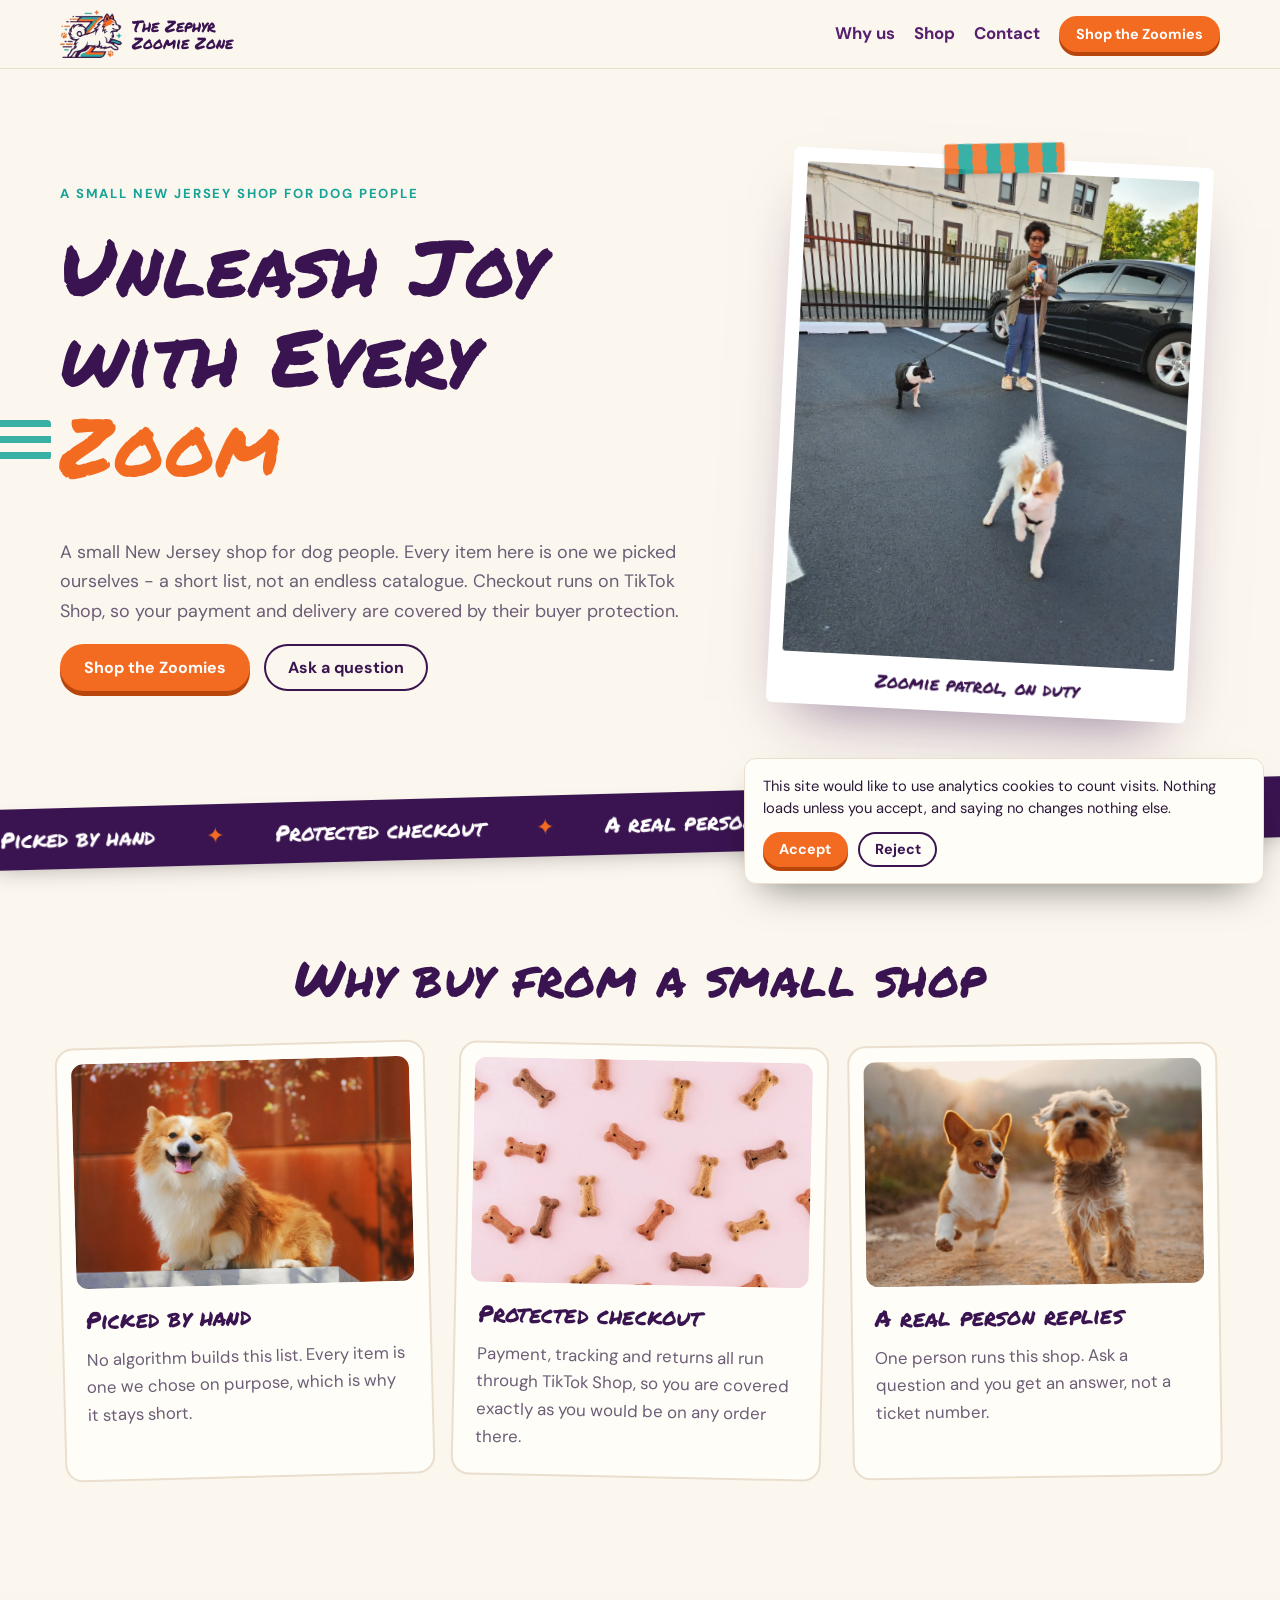
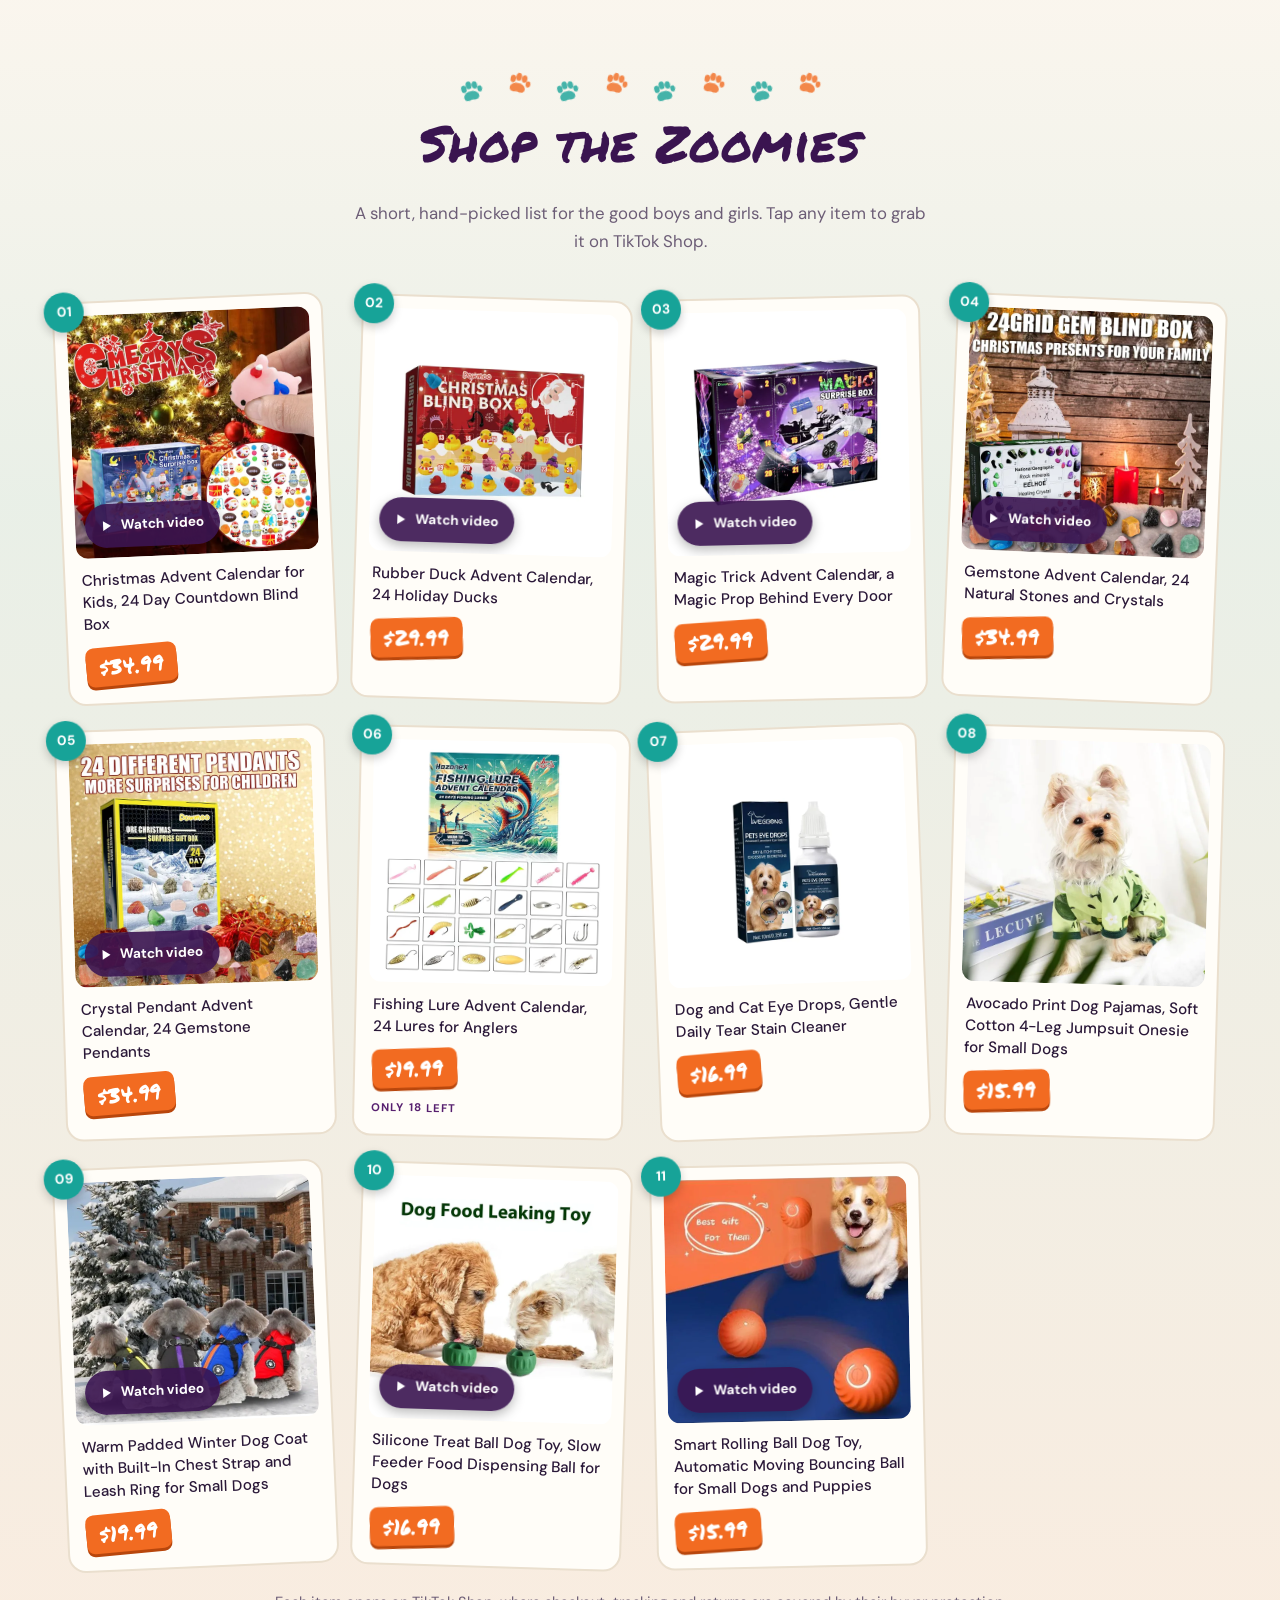
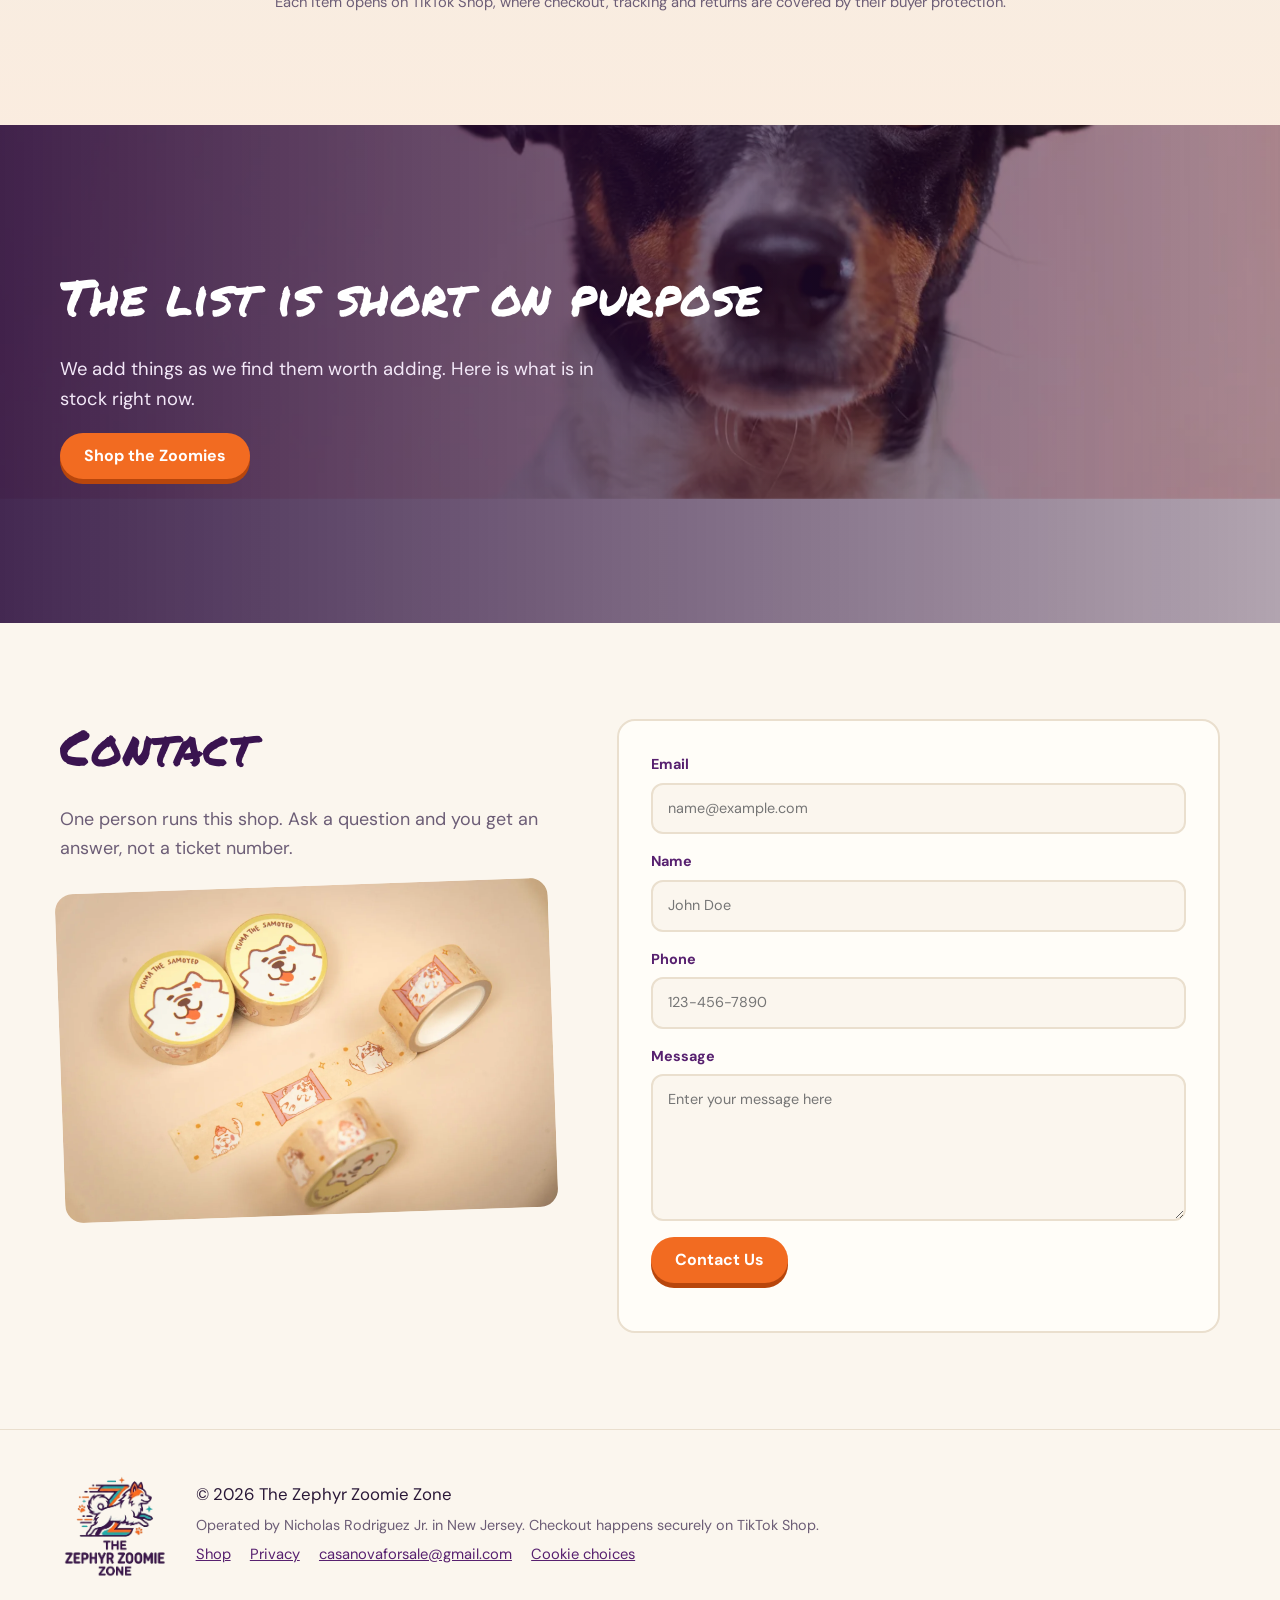
<file: docs/index.html>
<!doctype html>
<html lang="en">
<head>
<meta charset="utf-8">
<meta name="viewport" content="width=device-width, initial-scale=1">
<title>The Zephyr Zoomie Zone - Unleash Joy with Every Zoom</title>
<meta name="description" content="A small New Jersey shop for dog people. Every item is hand-picked, and checkout runs on TikTok Shop with its buyer protection.">
<meta name="robots" content="index, follow, max-image-preview:large">
<link rel="canonical" href="https://zoomies.casanovanjpa.com/">
<meta property="og:type" content="website">
<meta property="og:site_name" content="The Zephyr Zoomie Zone">
<meta property="og:title" content="The Zephyr Zoomie Zone - Unleash Joy with Every Zoom">
<meta property="og:description" content="A small New Jersey shop for dog people. Every item is hand-picked, and checkout runs on TikTok Shop with its buyer protection.">
<meta property="og:url" content="https://zoomies.casanovanjpa.com/">
<meta property="og:image" content="https://zoomies.casanovanjpa.com/assets/img/og-share.jpg">
<meta property="og:image:width" content="1200">
<meta property="og:image:height" content="630">
<meta name="twitter:card" content="summary_large_image">
<meta name="theme-color" content="#3a1450">
<link rel="icon" type="image/png" href="favicon.png">
<link rel="apple-touch-icon" href="apple-touch-icon.png">
<link rel="stylesheet" href="assets/css/fonts.css">
<link rel="stylesheet" href="assets/css/site.css">
<script type="application/ld+json">{"@context":"https://schema.org","@type":"Store","name":"The Zephyr Zoomie Zone","url":"https://zoomies.casanovanjpa.com/","logo":"https://zoomies.casanovanjpa.com/assets/img/logo-mark.webp","image":"https://zoomies.casanovanjpa.com/assets/img/og-share.jpg","description":"A small New Jersey shop for dog people. Hand-picked items, with checkout on TikTok Shop.","email":"casanovaforsale@gmail.com","founder":{"@type":"Person","name":"Nicholas Rodriguez Jr."},"address":{"@type":"PostalAddress","addressRegion":"NJ","addressCountry":"US"}}</script>
</head>
<body>
<a class="skip" href="#main">Skip to content</a>
<header class="top">
  <div class="wrap top-row">
    <a class="brand" href="./" aria-label="The Zephyr Zoomie Zone, home"><img src="assets/img/logo-dog.webp" width="336" height="263" alt=""><span>The Zephyr<br>Zoomie Zone</span></a>
    <nav class="nav" aria-label="Main">
      <a href="./#why">Why us</a>
      <a href="./#shop">Shop</a>
      <a href="./#contact">Contact</a>
      <a class="btn btn-sm" href="./#shop">Shop the Zoomies</a>
    </nav>
  </div>
</header>
<main id="main">

<section class="hero">
  <div class="streaks" aria-hidden="true"><i></i><i></i><i></i><i></i><i></i></div>
  <div class="wrap hero-grid">
    <div class="hero-copy">
      <span class="kicker">A small New Jersey shop for dog people</span>
      <h1><span class="w" style="--d:.05s">Unleash</span> <span class="w" style="--d:.18s">Joy</span> <span class="w" style="--d:.31s">with</span> <span class="w" style="--d:.44s">Every</span> <span class="w zoom" style="--d:.6s">Zoom</span></h1>
      <p class="lede">A small New Jersey shop for dog people. Every item here is one we picked ourselves - a short list, not an endless catalogue. Checkout runs on TikTok Shop, so your payment and delivery are covered by their buyer protection.</p>
      <div class="btns"><a class="btn" href="#shop">Shop the Zoomies</a><a class="btn btn-ghost" href="#contact">Ask a question</a></div>
    </div>
    <figure class="polaroid">
      <span class="tape" aria-hidden="true"></span>
      <img src="assets/img/zephyr-walk.webp" width="1200" height="1600" alt="Two dogs out on a walk on leashes">
      <figcaption>Zoomie patrol, on duty</figcaption>
    </figure>
  </div>
</section>

<div class="ribbon" aria-hidden="true"><div class="ribbon-track"><span>Picked by hand</span><span>Protected checkout</span><span>A real person replies</span><span>The list is short on purpose</span><span>Picked by hand</span><span>Protected checkout</span><span>A real person replies</span><span>The list is short on purpose</span></div></div>

<section class="band" id="why">
  <div class="wrap">
    <h2 class="center">Why buy from a small shop</h2>
    <div class="why">
      <article class="why-card" style="--r:-1.5deg"><img src="assets/img/picked.webp" width="1600" height="1066" alt="A long-coated white and brown dog" loading="lazy"><h3>Picked by hand</h3><p>No algorithm builds this list. Every item is one we chose on purpose, which is why it stays short.</p></article>
      <article class="why-card" style="--r:1.2deg"><img src="assets/img/checkout.webp" width="1600" height="1064" alt="Multicolored dog bone toys" loading="lazy"><h3>Protected checkout</h3><p>Payment, tracking and returns all run through TikTok Shop, so you are covered exactly as you would be on any order there.</p></article>
      <article class="why-card" style="--r:-.8deg"><img src="assets/img/running.webp" width="1600" height="1068" alt="Two brown and white dogs running down a dirt road" loading="lazy"><h3>A real person replies</h3><p>One person runs this shop. Ask a question and you get an answer, not a ticket number.</p></article>
    </div>
  </div>
</section>

<section class="band shop" id="shop">
  <div class="wrap">
    <div class="trail" aria-hidden="true"><svg class="paw" style="--i:0" viewBox="0 0 24 24" aria-hidden="true"><ellipse cx="6" cy="9" rx="2.5" ry="3.4"/><ellipse cx="11" cy="6.4" rx="2.6" ry="3.6"/><ellipse cx="16.4" cy="7.4" rx="2.5" ry="3.4"/><ellipse cx="20.4" cy="11.6" rx="2.2" ry="2.9"/><path d="M12.4 12.2c3.4 0 6.1 2.3 6.1 5.1 0 2.2-1.9 3.3-4 3.3-1.3 0-1.7-.5-3.1-.5-1.4 0-1.9.5-3.1.5-2.1 0-3.9-1.1-3.9-3.3 0-2.8 2.6-5.1 6-5.1z"/></svg><svg class="paw" style="--i:1" viewBox="0 0 24 24" aria-hidden="true"><ellipse cx="6" cy="9" rx="2.5" ry="3.4"/><ellipse cx="11" cy="6.4" rx="2.6" ry="3.6"/><ellipse cx="16.4" cy="7.4" rx="2.5" ry="3.4"/><ellipse cx="20.4" cy="11.6" rx="2.2" ry="2.9"/><path d="M12.4 12.2c3.4 0 6.1 2.3 6.1 5.1 0 2.2-1.9 3.3-4 3.3-1.3 0-1.7-.5-3.1-.5-1.4 0-1.9.5-3.1.5-2.1 0-3.9-1.1-3.9-3.3 0-2.8 2.6-5.1 6-5.1z"/></svg><svg class="paw" style="--i:2" viewBox="0 0 24 24" aria-hidden="true"><ellipse cx="6" cy="9" rx="2.5" ry="3.4"/><ellipse cx="11" cy="6.4" rx="2.6" ry="3.6"/><ellipse cx="16.4" cy="7.4" rx="2.5" ry="3.4"/><ellipse cx="20.4" cy="11.6" rx="2.2" ry="2.9"/><path d="M12.4 12.2c3.4 0 6.1 2.3 6.1 5.1 0 2.2-1.9 3.3-4 3.3-1.3 0-1.7-.5-3.1-.5-1.4 0-1.9.5-3.1.5-2.1 0-3.9-1.1-3.9-3.3 0-2.8 2.6-5.1 6-5.1z"/></svg><svg class="paw" style="--i:3" viewBox="0 0 24 24" aria-hidden="true"><ellipse cx="6" cy="9" rx="2.5" ry="3.4"/><ellipse cx="11" cy="6.4" rx="2.6" ry="3.6"/><ellipse cx="16.4" cy="7.4" rx="2.5" ry="3.4"/><ellipse cx="20.4" cy="11.6" rx="2.2" ry="2.9"/><path d="M12.4 12.2c3.4 0 6.1 2.3 6.1 5.1 0 2.2-1.9 3.3-4 3.3-1.3 0-1.7-.5-3.1-.5-1.4 0-1.9.5-3.1.5-2.1 0-3.9-1.1-3.9-3.3 0-2.8 2.6-5.1 6-5.1z"/></svg><svg class="paw" style="--i:4" viewBox="0 0 24 24" aria-hidden="true"><ellipse cx="6" cy="9" rx="2.5" ry="3.4"/><ellipse cx="11" cy="6.4" rx="2.6" ry="3.6"/><ellipse cx="16.4" cy="7.4" rx="2.5" ry="3.4"/><ellipse cx="20.4" cy="11.6" rx="2.2" ry="2.9"/><path d="M12.4 12.2c3.4 0 6.1 2.3 6.1 5.1 0 2.2-1.9 3.3-4 3.3-1.3 0-1.7-.5-3.1-.5-1.4 0-1.9.5-3.1.5-2.1 0-3.9-1.1-3.9-3.3 0-2.8 2.6-5.1 6-5.1z"/></svg><svg class="paw" style="--i:5" viewBox="0 0 24 24" aria-hidden="true"><ellipse cx="6" cy="9" rx="2.5" ry="3.4"/><ellipse cx="11" cy="6.4" rx="2.6" ry="3.6"/><ellipse cx="16.4" cy="7.4" rx="2.5" ry="3.4"/><ellipse cx="20.4" cy="11.6" rx="2.2" ry="2.9"/><path d="M12.4 12.2c3.4 0 6.1 2.3 6.1 5.1 0 2.2-1.9 3.3-4 3.3-1.3 0-1.7-.5-3.1-.5-1.4 0-1.9.5-3.1.5-2.1 0-3.9-1.1-3.9-3.3 0-2.8 2.6-5.1 6-5.1z"/></svg><svg class="paw" style="--i:6" viewBox="0 0 24 24" aria-hidden="true"><ellipse cx="6" cy="9" rx="2.5" ry="3.4"/><ellipse cx="11" cy="6.4" rx="2.6" ry="3.6"/><ellipse cx="16.4" cy="7.4" rx="2.5" ry="3.4"/><ellipse cx="20.4" cy="11.6" rx="2.2" ry="2.9"/><path d="M12.4 12.2c3.4 0 6.1 2.3 6.1 5.1 0 2.2-1.9 3.3-4 3.3-1.3 0-1.7-.5-3.1-.5-1.4 0-1.9.5-3.1.5-2.1 0-3.9-1.1-3.9-3.3 0-2.8 2.6-5.1 6-5.1z"/></svg><svg class="paw" style="--i:7" viewBox="0 0 24 24" aria-hidden="true"><ellipse cx="6" cy="9" rx="2.5" ry="3.4"/><ellipse cx="11" cy="6.4" rx="2.6" ry="3.6"/><ellipse cx="16.4" cy="7.4" rx="2.5" ry="3.4"/><ellipse cx="20.4" cy="11.6" rx="2.2" ry="2.9"/><path d="M12.4 12.2c3.4 0 6.1 2.3 6.1 5.1 0 2.2-1.9 3.3-4 3.3-1.3 0-1.7-.5-3.1-.5-1.4 0-1.9.5-3.1.5-2.1 0-3.9-1.1-3.9-3.3 0-2.8 2.6-5.1 6-5.1z"/></svg></div>
    <h2 class="center">Shop the Zoomies</h2>
    <p class="center sub">A short, hand-picked list for the good boys and girls. Tap any item to grab it on TikTok Shop.</p>
    <div class="cards">
      <article class="card" style="--r:-2.5deg" data-product="1732646825723139009">
        <span class="card-no" aria-hidden="true">01</span>
        <span class="card-img"><img src="assets/img/shop/1732646825723139009.webp" width="600" height="600" alt="Christmas advent calendar blind box with 24 numbered doors" loading="lazy"><button class="card-play" type="button" data-video="assets/video/shop/1732646825723139009.mp4" data-poster="assets/video/shop/1732646825723139009.jpg" data-title="Christmas Advent Calendar for Kids, 24 Day Countdown Blind Box" data-href="https://www.tiktok.com/shop/pdp/1732646825723139009" aria-label="Watch video: Christmas Advent Calendar for Kids, 24 Day Countdown Blind Box"><svg viewBox="0 0 24 24" width="18" height="18" aria-hidden="true"><path d="M8 5.5v13l10.5-6.5z"/></svg><span>Watch video</span></button></span>
        <a class="card-title card-link" href="https://www.tiktok.com/shop/pdp/1732646825723139009" target="_blank" rel="noopener">Christmas Advent Calendar for Kids, 24 Day Countdown Blind Box</a>
        <span class="card-price">$34.99</span>
      </article>
      <article class="card" style="--r:1.8deg" data-product="1732646861725864897">
        <span class="card-no" aria-hidden="true">02</span>
        <span class="card-img"><img src="assets/img/shop/1732646861725864897.webp" width="600" height="600" alt="Rubber duck advent calendar with 24 costumed holiday ducks" loading="lazy"><button class="card-play" type="button" data-video="assets/video/shop/1732646861725864897.mp4" data-poster="assets/video/shop/1732646861725864897.jpg" data-title="Rubber Duck Advent Calendar, 24 Holiday Ducks" data-href="https://www.tiktok.com/shop/pdp/1732646861725864897" aria-label="Watch video: Rubber Duck Advent Calendar, 24 Holiday Ducks"><svg viewBox="0 0 24 24" width="18" height="18" aria-hidden="true"><path d="M8 5.5v13l10.5-6.5z"/></svg><span>Watch video</span></button></span>
        <a class="card-title card-link" href="https://www.tiktok.com/shop/pdp/1732646861725864897" target="_blank" rel="noopener">Rubber Duck Advent Calendar, 24 Holiday Ducks</a>
        <span class="card-price">$29.99</span>
      </article>
      <article class="card" style="--r:-1.2deg" data-product="1732646774760051649">
        <span class="card-no" aria-hidden="true">03</span>
        <span class="card-img"><img src="assets/img/shop/1732646774760051649.webp" width="600" height="600" alt="Magic trick advent calendar with beginner magic props" loading="lazy"><button class="card-play" type="button" data-video="assets/video/shop/1732646774760051649.mp4" data-poster="assets/video/shop/1732646774760051649.jpg" data-title="Magic Trick Advent Calendar, a Magic Prop Behind Every Door" data-href="https://www.tiktok.com/shop/pdp/1732646774760051649" aria-label="Watch video: Magic Trick Advent Calendar, a Magic Prop Behind Every Door"><svg viewBox="0 0 24 24" width="18" height="18" aria-hidden="true"><path d="M8 5.5v13l10.5-6.5z"/></svg><span>Watch video</span></button></span>
        <a class="card-title card-link" href="https://www.tiktok.com/shop/pdp/1732646774760051649" target="_blank" rel="noopener">Magic Trick Advent Calendar, a Magic Prop Behind Every Door</a>
        <span class="card-price">$29.99</span>
      </article>
      <article class="card" style="--r:2.4deg" data-product="1732679560535249857">
        <span class="card-no" aria-hidden="true">04</span>
        <span class="card-img"><img src="assets/img/shop/1732679560535249857.webp" width="600" height="600" alt="Gemstone advent calendar with natural stones and crystals" loading="lazy"><button class="card-play" type="button" data-video="assets/video/shop/1732679560535249857.mp4" data-poster="assets/video/shop/1732679560535249857.jpg" data-title="Gemstone Advent Calendar, 24 Natural Stones and Crystals" data-href="https://www.tiktok.com/shop/pdp/1732679560535249857" aria-label="Watch video: Gemstone Advent Calendar, 24 Natural Stones and Crystals"><svg viewBox="0 0 24 24" width="18" height="18" aria-hidden="true"><path d="M8 5.5v13l10.5-6.5z"/></svg><span>Watch video</span></button></span>
        <a class="card-title card-link" href="https://www.tiktok.com/shop/pdp/1732679560535249857" target="_blank" rel="noopener">Gemstone Advent Calendar, 24 Natural Stones and Crystals</a>
        <span class="card-price">$34.99</span>
      </article>
      <article class="card" style="--r:-1.8deg" data-product="1732679514351113153">
        <span class="card-no" aria-hidden="true">05</span>
        <span class="card-img"><img src="assets/img/shop/1732679514351113153.webp" width="600" height="600" alt="Crystal pendant advent calendar with gemstone pendants" loading="lazy"><button class="card-play" type="button" data-video="assets/video/shop/1732679514351113153.mp4" data-poster="assets/video/shop/1732679514351113153.jpg" data-title="Crystal Pendant Advent Calendar, 24 Gemstone Pendants" data-href="https://www.tiktok.com/shop/pdp/1732679514351113153" aria-label="Watch video: Crystal Pendant Advent Calendar, 24 Gemstone Pendants"><svg viewBox="0 0 24 24" width="18" height="18" aria-hidden="true"><path d="M8 5.5v13l10.5-6.5z"/></svg><span>Watch video</span></button></span>
        <a class="card-title card-link" href="https://www.tiktok.com/shop/pdp/1732679514351113153" target="_blank" rel="noopener">Crystal Pendant Advent Calendar, 24 Gemstone Pendants</a>
        <span class="card-price">$34.99</span>
      </article>
      <article class="card" style="--r:1.2deg" data-product="1732713057454035905">
        <span class="card-no" aria-hidden="true">06</span>
        <span class="card-img"><img src="assets/img/shop/1732713057454035905.webp" width="600" height="600" alt="Fishing lure advent calendar with 24 lures" loading="lazy"></span>
        <a class="card-title card-link" href="https://www.tiktok.com/shop/pdp/1732713057454035905" target="_blank" rel="noopener">Fishing Lure Advent Calendar, 24 Lures for Anglers</a>
        <span class="card-price">$19.99</span>
        <span class="card-flag">Only 18 left</span>
      </article>
      <article class="card" style="--r:-2.2deg" data-product="1732679436000072641">
        <span class="card-no" aria-hidden="true">07</span>
        <span class="card-img"><img src="assets/img/shop/1732679436000072641.webp" width="600" height="600" alt="Bottle of gentle eye drops for dogs and cats" loading="lazy"></span>
        <a class="card-title card-link" href="https://www.tiktok.com/shop/pdp/1732679436000072641" target="_blank" rel="noopener">Dog and Cat Eye Drops, Gentle Daily Tear Stain Cleaner</a>
        <span class="card-price">$16.99</span>
      </article>
      <article class="card" style="--r:1.6deg" data-product="1732827053735580609">
        <span class="card-no" aria-hidden="true">08</span>
        <span class="card-img"><img src="assets/img/shop/1732827053735580609.webp" width="600" height="600" alt="Avocado print dog pajamas, soft cotton 4-leg jumpsuit onesie for small dogs" loading="lazy"></span>
        <a class="card-title card-link" href="https://www.tiktok.com/shop/pdp/1732827053735580609" target="_blank" rel="noopener">Avocado Print Dog Pajamas, Soft Cotton 4-Leg Jumpsuit Onesie for Small Dogs</a>
        <span class="card-price">$15.99</span>
      </article>
      <article class="card" style="--r:-2.5deg" data-product="1732827057145746369">
        <span class="card-no" aria-hidden="true">09</span>
        <span class="card-img"><img src="assets/img/shop/1732827057145746369.webp" width="600" height="600" alt="Warm padded winter dog coat with built-in chest strap and leash ring for small dogs" loading="lazy"><button class="card-play" type="button" data-video="assets/video/shop/1732827057145746369.mp4" data-poster="assets/video/shop/1732827057145746369.jpg" data-title="Warm Padded Winter Dog Coat with Built-In Chest Strap and Leash Ring for Small Dogs" data-href="https://www.tiktok.com/shop/pdp/1732827057145746369" aria-label="Watch video: Warm Padded Winter Dog Coat with Built-In Chest Strap and Leash Ring for Small Dogs"><svg viewBox="0 0 24 24" width="18" height="18" aria-hidden="true"><path d="M8 5.5v13l10.5-6.5z"/></svg><span>Watch video</span></button></span>
        <a class="card-title card-link" href="https://www.tiktok.com/shop/pdp/1732827057145746369" target="_blank" rel="noopener">Warm Padded Winter Dog Coat with Built-In Chest Strap and Leash Ring for Small Dogs</a>
        <span class="card-price">$19.99</span>
      </article>
      <article class="card" style="--r:1.8deg" data-product="1732827690681013185">
        <span class="card-no" aria-hidden="true">10</span>
        <span class="card-img"><img src="assets/img/shop/1732827690681013185.webp" width="600" height="600" alt="Silicone treat ball dog toy, slow feeder food dispensing ball for dogs" loading="lazy"><button class="card-play" type="button" data-video="assets/video/shop/1732827690681013185.mp4" data-poster="assets/video/shop/1732827690681013185.jpg" data-title="Silicone Treat Ball Dog Toy, Slow Feeder Food Dispensing Ball for Dogs" data-href="https://www.tiktok.com/shop/pdp/1732827690681013185" aria-label="Watch video: Silicone Treat Ball Dog Toy, Slow Feeder Food Dispensing Ball for Dogs"><svg viewBox="0 0 24 24" width="18" height="18" aria-hidden="true"><path d="M8 5.5v13l10.5-6.5z"/></svg><span>Watch video</span></button></span>
        <a class="card-title card-link" href="https://www.tiktok.com/shop/pdp/1732827690681013185" target="_blank" rel="noopener">Silicone Treat Ball Dog Toy, Slow Feeder Food Dispensing Ball for Dogs</a>
        <span class="card-price">$16.99</span>
      </article>
      <article class="card" style="--r:-1.2deg" data-product="1732827678303687617">
        <span class="card-no" aria-hidden="true">11</span>
        <span class="card-img"><img src="assets/img/shop/1732827678303687617.webp" width="600" height="600" alt="Smart rolling ball dog toy, automatic moving bouncing ball for small dogs and puppies" loading="lazy"><button class="card-play" type="button" data-video="assets/video/shop/1732827678303687617.mp4" data-poster="assets/video/shop/1732827678303687617.jpg" data-title="Smart Rolling Ball Dog Toy, Automatic Moving Bouncing Ball for Small Dogs and Puppies" data-href="https://www.tiktok.com/shop/pdp/1732827678303687617" aria-label="Watch video: Smart Rolling Ball Dog Toy, Automatic Moving Bouncing Ball for Small Dogs and Puppies"><svg viewBox="0 0 24 24" width="18" height="18" aria-hidden="true"><path d="M8 5.5v13l10.5-6.5z"/></svg><span>Watch video</span></button></span>
        <a class="card-title card-link" href="https://www.tiktok.com/shop/pdp/1732827678303687617" target="_blank" rel="noopener">Smart Rolling Ball Dog Toy, Automatic Moving Bouncing Ball for Small Dogs and Puppies</a>
        <span class="card-price">$15.99</span>
      </article>
    </div>
    <p class="center note">Each item opens on TikTok Shop, where checkout, tracking and returns are covered by their buyer protection.</p>
    <script type="application/ld+json">{"@context":"https://schema.org","@type":"ItemList","itemListElement":[{"@type":"ListItem","position":1,"item":{"@type":"Product","name":"Christmas Advent Calendar for Kids, 24 Day Countdown Blind Box","image":"https://zoomies.casanovanjpa.com/assets/img/shop/1732646825723139009.webp","sku":"1732646825723139009","offers":{"@type":"Offer","price":"34.99","priceCurrency":"USD","availability":"https://schema.org/InStock","url":"https://www.tiktok.com/shop/pdp/1732646825723139009"}}},{"@type":"ListItem","position":2,"item":{"@type":"Product","name":"Rubber Duck Advent Calendar, 24 Holiday Ducks","image":"https://zoomies.casanovanjpa.com/assets/img/shop/1732646861725864897.webp","sku":"1732646861725864897","offers":{"@type":"Offer","price":"29.99","priceCurrency":"USD","availability":"https://schema.org/InStock","url":"https://www.tiktok.com/shop/pdp/1732646861725864897"}}},{"@type":"ListItem","position":3,"item":{"@type":"Product","name":"Magic Trick Advent Calendar, a Magic Prop Behind Every Door","image":"https://zoomies.casanovanjpa.com/assets/img/shop/1732646774760051649.webp","sku":"1732646774760051649","offers":{"@type":"Offer","price":"29.99","priceCurrency":"USD","availability":"https://schema.org/InStock","url":"https://www.tiktok.com/shop/pdp/1732646774760051649"}}},{"@type":"ListItem","position":4,"item":{"@type":"Product","name":"Gemstone Advent Calendar, 24 Natural Stones and Crystals","image":"https://zoomies.casanovanjpa.com/assets/img/shop/1732679560535249857.webp","sku":"1732679560535249857","offers":{"@type":"Offer","price":"34.99","priceCurrency":"USD","availability":"https://schema.org/InStock","url":"https://www.tiktok.com/shop/pdp/1732679560535249857"}}},{"@type":"ListItem","position":5,"item":{"@type":"Product","name":"Crystal Pendant Advent Calendar, 24 Gemstone Pendants","image":"https://zoomies.casanovanjpa.com/assets/img/shop/1732679514351113153.webp","sku":"1732679514351113153","offers":{"@type":"Offer","price":"34.99","priceCurrency":"USD","availability":"https://schema.org/InStock","url":"https://www.tiktok.com/shop/pdp/1732679514351113153"}}},{"@type":"ListItem","position":6,"item":{"@type":"Product","name":"Fishing Lure Advent Calendar, 24 Lures for Anglers","image":"https://zoomies.casanovanjpa.com/assets/img/shop/1732713057454035905.webp","sku":"1732713057454035905","offers":{"@type":"Offer","price":"19.99","priceCurrency":"USD","availability":"https://schema.org/InStock","url":"https://www.tiktok.com/shop/pdp/1732713057454035905"}}},{"@type":"ListItem","position":7,"item":{"@type":"Product","name":"Dog and Cat Eye Drops, Gentle Daily Tear Stain Cleaner","image":"https://zoomies.casanovanjpa.com/assets/img/shop/1732679436000072641.webp","sku":"1732679436000072641","offers":{"@type":"Offer","price":"16.99","priceCurrency":"USD","availability":"https://schema.org/InStock","url":"https://www.tiktok.com/shop/pdp/1732679436000072641"}}},{"@type":"ListItem","position":8,"item":{"@type":"Product","name":"Avocado Print Dog Pajamas, Soft Cotton 4-Leg Jumpsuit Onesie for Small Dogs","image":"https://zoomies.casanovanjpa.com/assets/img/shop/1732827053735580609.webp","sku":"1732827053735580609","offers":{"@type":"Offer","price":"15.99","priceCurrency":"USD","availability":"https://schema.org/InStock","url":"https://www.tiktok.com/shop/pdp/1732827053735580609"}}},{"@type":"ListItem","position":9,"item":{"@type":"Product","name":"Warm Padded Winter Dog Coat with Built-In Chest Strap and Leash Ring for Small Dogs","image":"https://zoomies.casanovanjpa.com/assets/img/shop/1732827057145746369.webp","sku":"1732827057145746369","offers":{"@type":"Offer","price":"19.99","priceCurrency":"USD","availability":"https://schema.org/InStock","url":"https://www.tiktok.com/shop/pdp/1732827057145746369"}}},{"@type":"ListItem","position":10,"item":{"@type":"Product","name":"Silicone Treat Ball Dog Toy, Slow Feeder Food Dispensing Ball for Dogs","image":"https://zoomies.casanovanjpa.com/assets/img/shop/1732827690681013185.webp","sku":"1732827690681013185","offers":{"@type":"Offer","price":"16.99","priceCurrency":"USD","availability":"https://schema.org/InStock","url":"https://www.tiktok.com/shop/pdp/1732827690681013185"}}},{"@type":"ListItem","position":11,"item":{"@type":"Product","name":"Smart Rolling Ball Dog Toy, Automatic Moving Bouncing Ball for Small Dogs and Puppies","image":"https://zoomies.casanovanjpa.com/assets/img/shop/1732827678303687617.webp","sku":"1732827678303687617","offers":{"@type":"Offer","price":"15.99","priceCurrency":"USD","availability":"https://schema.org/InStock","url":"https://www.tiktok.com/shop/pdp/1732827678303687617"}}}]}</script>
  </div>
</section>

<section class="quote">
  <img src="assets/img/quote-dog.webp" width="1600" height="1066" alt="" loading="lazy">
  <div class="wrap quote-inner">
    <h2>The list is short on purpose</h2>
    <p>We add things as we find them worth adding. Here is what is in stock right now.</p>
    <a class="btn" href="#shop">Shop the Zoomies</a>
  </div>
</section>

<section class="band" id="contact">
  <div class="wrap contact">
    <div>
      <h2>Contact</h2>
      <p class="lede">One person runs this shop. Ask a question and you get an answer, not a ticket number.</p>
      <img class="tape-img" src="assets/img/tape.webp" width="1600" height="1066" alt="Rolls of dog-patterned tape" loading="lazy">
    </div>
    <form class="form" id="contact-form" novalidate>
      <label>Email<input type="email" name="email" placeholder="name@example.com" required autocomplete="email"></label>
      <label>Name<input type="text" name="name" placeholder="John Doe" required autocomplete="name"></label>
      <label>Phone<input type="tel" name="phone" placeholder="123-456-7890" autocomplete="tel"></label>
      <label>Message<textarea name="message" rows="5" placeholder="Enter your message here" required></textarea></label>
      <input class="hp" type="text" name="company" tabindex="-1" autocomplete="off" aria-hidden="true">
      <button class="btn" type="submit">Contact Us</button>
      <p class="form-status" id="form-status" role="status"></p>
    </form>
  </div>
</section>

</main>
<footer class="foot">
  <div class="wrap foot-row">
    <img src="assets/img/logo-mark.webp" width="487" height="483" alt="The Zephyr Zoomie Zone" loading="lazy">
    <div>
      <p>© 2026 The Zephyr Zoomie Zone</p>
      <p class="foot-small">Operated by Nicholas Rodriguez Jr. in New Jersey. Checkout happens securely on TikTok Shop.</p>
      <p class="foot-links"><a href="./#shop">Shop</a><a href="privacy/">Privacy</a><a href="mailto:casanovaforsale@gmail.com">casanovaforsale@gmail.com</a><a href="#" data-cookie-open>Cookie choices</a></p>
    </div>
  </div>
</footer>
<div class="cookie" id="cookie" role="dialog" aria-label="Cookies" hidden>
  <p>This site would like to use analytics cookies to count visits. Nothing loads unless you accept, and saying no changes nothing else.</p>
  <div class="cookie-row"><button class="btn btn-sm" id="cookie-yes" type="button">Accept</button><button class="btn btn-sm btn-ghost" id="cookie-no" type="button">Reject</button></div>
</div>
<div class="zoomer" aria-hidden="true"><img src="assets/img/logo-dog.webp" width="336" height="263" alt=""></div>
<script src="assets/js/site.js" defer></script>
</body>
</html>
</file>
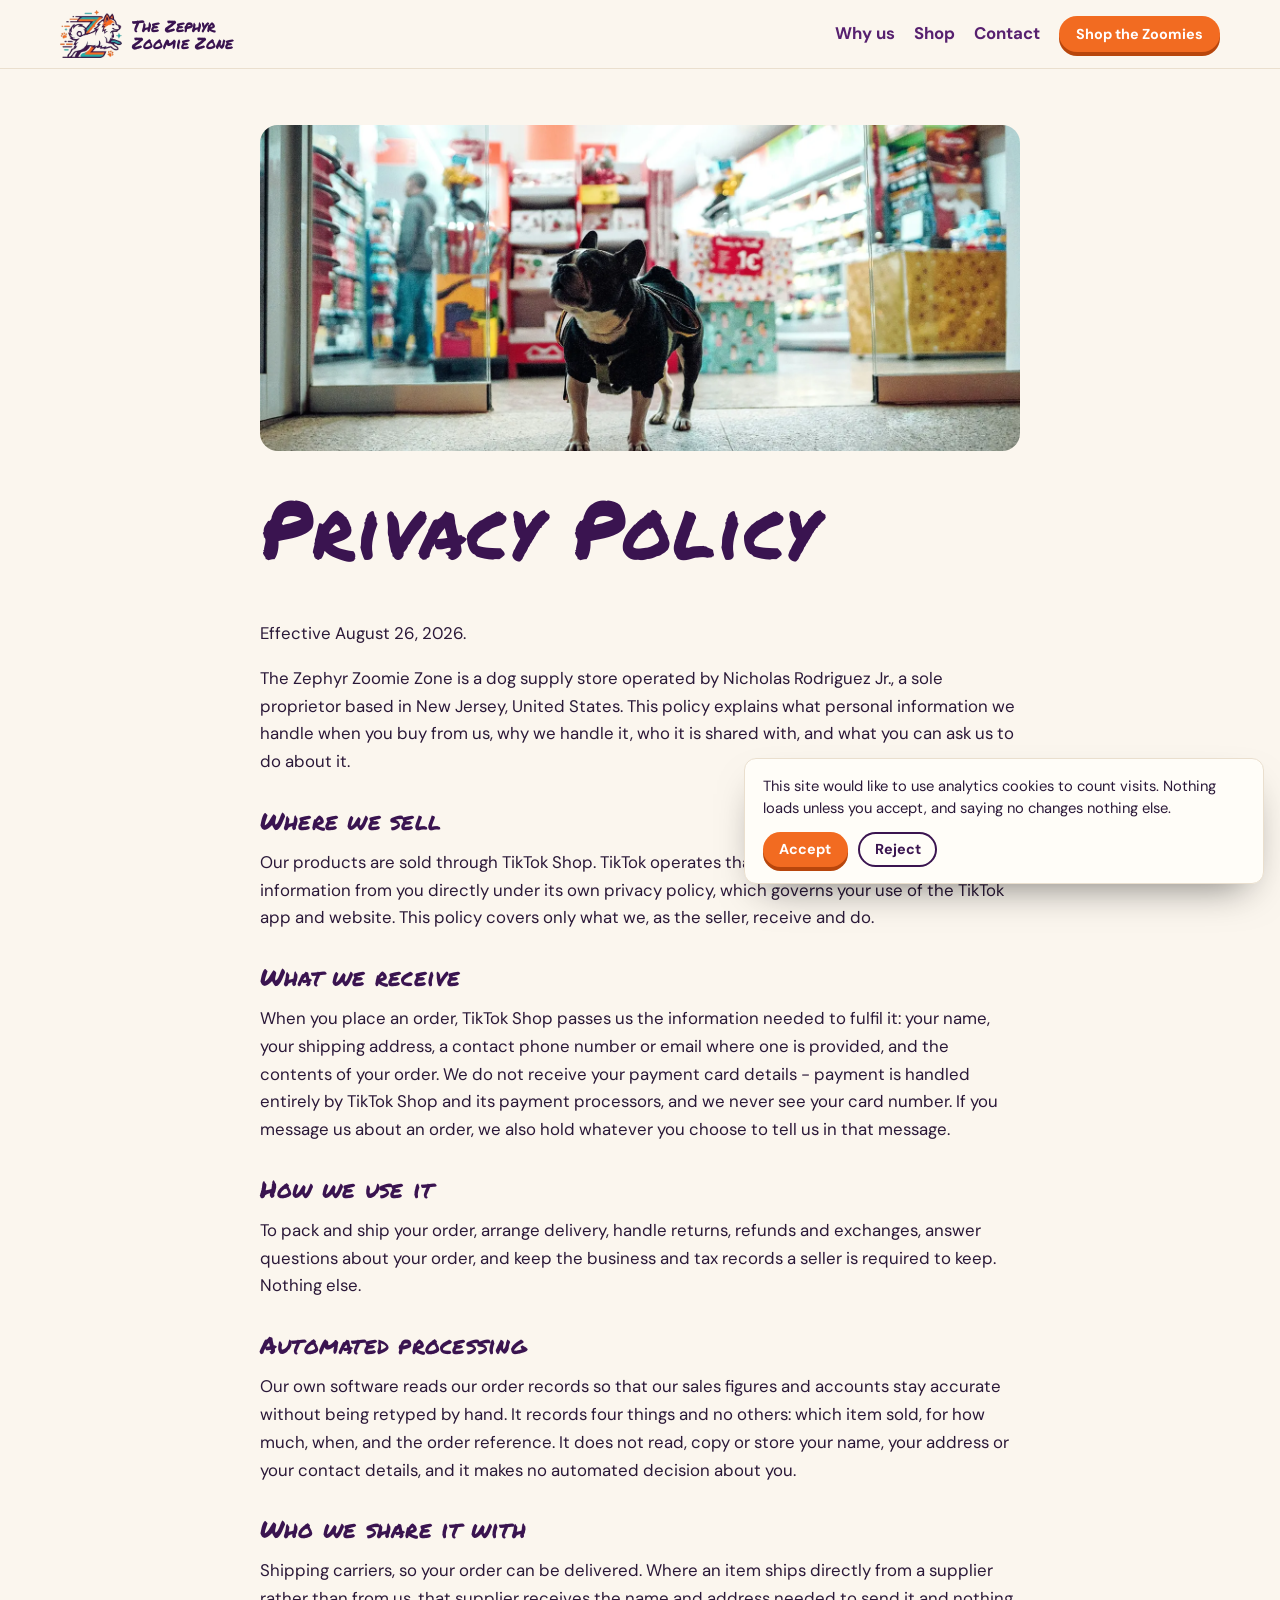
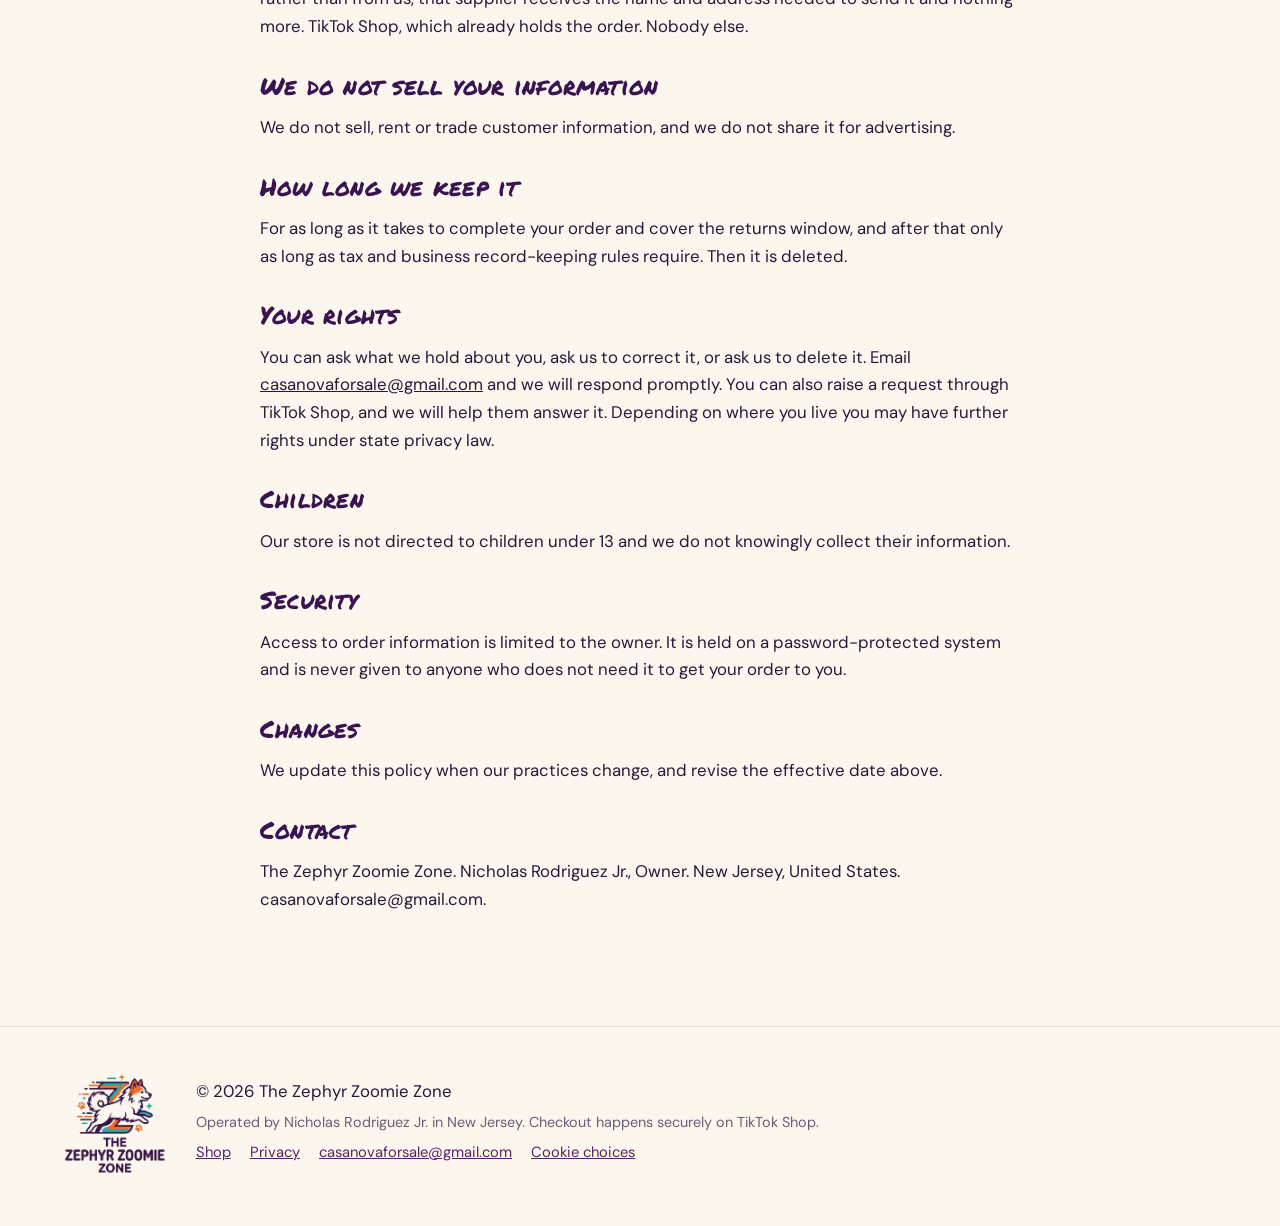
<file: docs/privacy/index.html>
<!doctype html>
<html lang="en">
<head>
<meta charset="utf-8">
<meta name="viewport" content="width=device-width, initial-scale=1">
<title>Privacy Policy - The Zephyr Zoomie Zone</title>
<meta name="description" content="What personal information The Zephyr Zoomie Zone receives when you buy through TikTok Shop, how it is used, and what you can ask us to do about it.">
<meta name="robots" content="index, follow, max-image-preview:large">
<link rel="canonical" href="https://zoomies.casanovanjpa.com/privacy/">
<meta property="og:type" content="website">
<meta property="og:site_name" content="The Zephyr Zoomie Zone">
<meta property="og:title" content="Privacy Policy - The Zephyr Zoomie Zone">
<meta property="og:description" content="What personal information The Zephyr Zoomie Zone receives when you buy through TikTok Shop, how it is used, and what you can ask us to do about it.">
<meta property="og:url" content="https://zoomies.casanovanjpa.com/privacy/">
<meta property="og:image" content="https://zoomies.casanovanjpa.com/assets/img/og-share.jpg">
<meta property="og:image:width" content="1200">
<meta property="og:image:height" content="630">
<meta name="twitter:card" content="summary_large_image">
<meta name="theme-color" content="#3a1450">
<link rel="icon" type="image/png" href="../favicon.png">
<link rel="apple-touch-icon" href="../apple-touch-icon.png">
<link rel="stylesheet" href="../assets/css/fonts.css">
<link rel="stylesheet" href="../assets/css/site.css">
<script type="application/ld+json">{"@context":"https://schema.org","@type":"Store","name":"The Zephyr Zoomie Zone","url":"https://zoomies.casanovanjpa.com/","logo":"https://zoomies.casanovanjpa.com/assets/img/logo-mark.webp","image":"https://zoomies.casanovanjpa.com/assets/img/og-share.jpg","description":"A small New Jersey shop for dog people. Hand-picked items, with checkout on TikTok Shop.","email":"casanovaforsale@gmail.com","founder":{"@type":"Person","name":"Nicholas Rodriguez Jr."},"address":{"@type":"PostalAddress","addressRegion":"NJ","addressCountry":"US"}}</script>
</head>
<body>
<a class="skip" href="#main">Skip to content</a>
<header class="top">
  <div class="wrap top-row">
    <a class="brand" href="../" aria-label="The Zephyr Zoomie Zone, home"><img src="../assets/img/logo-dog.webp" width="336" height="263" alt=""><span>The Zephyr<br>Zoomie Zone</span></a>
    <nav class="nav" aria-label="Main">
      <a href="../#why">Why us</a>
      <a href="../#shop">Shop</a>
      <a href="../#contact">Contact</a>
      <a class="btn btn-sm" href="../#shop">Shop the Zoomies</a>
    </nav>
  </div>
</header>
<main id="main">

<section class="band page">
  <div class="wrap prose">
    <img class="page-img" src="../assets/img/shop-dog.webp" width="1600" height="1067" alt="Dog in the shop" loading="lazy">
    <h1>Privacy Policy</h1>
    <p>Effective August 26, 2026.</p><p>The Zephyr Zoomie Zone is a dog supply store operated by Nicholas Rodriguez Jr., a sole proprietor based in New Jersey, United States. This policy explains what personal information we handle when you buy from us, why we handle it, who it is shared with, and what you can ask us to do about it.</p><h2>Where we sell</h2><p>Our products are sold through TikTok Shop. TikTok operates that platform and collects information from you directly under its own privacy policy, which governs your use of the TikTok app and website. This policy covers only what we, as the seller, receive and do.</p><h2>What we receive</h2><p>When you place an order, TikTok Shop passes us the information needed to fulfil it: your name, your shipping address, a contact phone number or email where one is provided, and the contents of your order. We do not receive your payment card details - payment is handled entirely by TikTok Shop and its payment processors, and we never see your card number. If you message us about an order, we also hold whatever you choose to tell us in that message.</p><h2>How we use it</h2><p>To pack and ship your order, arrange delivery, handle returns, refunds and exchanges, answer questions about your order, and keep the business and tax records a seller is required to keep. Nothing else.</p><h2>Automated processing</h2><p>Our own software reads our order records so that our sales figures and accounts stay accurate without being retyped by hand. It records four things and no others: which item sold, for how much, when, and the order reference. It does not read, copy or store your name, your address or your contact details, and it makes no automated decision about you.</p><h2>Who we share it with</h2><p>Shipping carriers, so your order can be delivered. Where an item ships directly from a supplier rather than from us, that supplier receives the name and address needed to send it and nothing more. TikTok Shop, which already holds the order. Nobody else.</p><h2>We do not sell your information</h2><p>We do not sell, rent or trade customer information, and we do not share it for advertising.</p><h2>How long we keep it</h2><p>For as long as it takes to complete your order and cover the returns window, and after that only as long as tax and business record-keeping rules require. Then it is deleted.</p><h2>Your rights</h2><p>You can ask what we hold about you, ask us to correct it, or ask us to delete it. Email <a href="mailto:casanovaforsale@gmail.com">casanovaforsale@gmail.com</a> and we will respond promptly. You can also raise a request through TikTok Shop, and we will help them answer it. Depending on where you live you may have further rights under state privacy law.</p><h2>Children</h2><p>Our store is not directed to children under 13 and we do not knowingly collect their information.</p><h2>Security</h2><p>Access to order information is limited to the owner. It is held on a password-protected system and is never given to anyone who does not need it to get your order to you.</p><h2>Changes</h2><p>We update this policy when our practices change, and revise the effective date above.</p><h2>Contact</h2><p>The Zephyr Zoomie Zone. Nicholas Rodriguez Jr., Owner. New Jersey, United States. casanovaforsale@gmail.com.</p>
  </div>
</section>

</main>
<footer class="foot">
  <div class="wrap foot-row">
    <img src="../assets/img/logo-mark.webp" width="487" height="483" alt="The Zephyr Zoomie Zone" loading="lazy">
    <div>
      <p>© 2026 The Zephyr Zoomie Zone</p>
      <p class="foot-small">Operated by Nicholas Rodriguez Jr. in New Jersey. Checkout happens securely on TikTok Shop.</p>
      <p class="foot-links"><a href="../#shop">Shop</a><a href="../privacy/">Privacy</a><a href="mailto:casanovaforsale@gmail.com">casanovaforsale@gmail.com</a><a href="#" data-cookie-open>Cookie choices</a></p>
    </div>
  </div>
</footer>
<div class="cookie" id="cookie" role="dialog" aria-label="Cookies" hidden>
  <p>This site would like to use analytics cookies to count visits. Nothing loads unless you accept, and saying no changes nothing else.</p>
  <div class="cookie-row"><button class="btn btn-sm" id="cookie-yes" type="button">Accept</button><button class="btn btn-sm btn-ghost" id="cookie-no" type="button">Reject</button></div>
</div>
<div class="zoomer" aria-hidden="true"><img src="../assets/img/logo-dog.webp" width="336" height="263" alt=""></div>
<script src="../assets/js/site.js" defer></script>
</body>
</html>
</file>
<file: docs/assets/css/fonts.css>
/* Self-hosted fonts (Fontsource, SIL Open Font License). Nothing loads from Google. */
/* dm-sans-latin-ext-400-normal */
@font-face {
  font-family: 'DM Sans';
  font-style: normal;
  font-display: swap;
  font-weight: 400;
  src: url(../fonts/dm-sans-latin-ext-400-normal.woff2) format('woff2');
  unicode-range: U+0100-02BA,U+02BD-02C5,U+02C7-02CC,U+02CE-02D7,U+02DD-02FF,U+0304,U+0308,U+0329,U+1D00-1DBF,U+1E00-1E9F,U+1EF2-1EFF,U+2020,U+20A0-20AB,U+20AD-20C0,U+2113,U+2C60-2C7F,U+A720-A7FF;
}
/* dm-sans-latin-400-normal */
@font-face {
  font-family: 'DM Sans';
  font-style: normal;
  font-display: swap;
  font-weight: 400;
  src: url(../fonts/dm-sans-latin-400-normal.woff2) format('woff2');
  unicode-range: U+0000-00FF,U+0131,U+0152-0153,U+02BB-02BC,U+02C6,U+02DA,U+02DC,U+0304,U+0308,U+0329,U+2000-206F,U+20AC,U+2122,U+2191,U+2193,U+2212,U+2215,U+FEFF,U+FFFD;
}
/* dm-sans-latin-ext-400-italic */
@font-face {
  font-family: 'DM Sans';
  font-style: italic;
  font-display: swap;
  font-weight: 400;
  src: url(../fonts/dm-sans-latin-ext-400-italic.woff2) format('woff2');
  unicode-range: U+0100-02BA,U+02BD-02C5,U+02C7-02CC,U+02CE-02D7,U+02DD-02FF,U+0304,U+0308,U+0329,U+1D00-1DBF,U+1E00-1E9F,U+1EF2-1EFF,U+2020,U+20A0-20AB,U+20AD-20C0,U+2113,U+2C60-2C7F,U+A720-A7FF;
}
/* dm-sans-latin-400-italic */
@font-face {
  font-family: 'DM Sans';
  font-style: italic;
  font-display: swap;
  font-weight: 400;
  src: url(../fonts/dm-sans-latin-400-italic.woff2) format('woff2');
  unicode-range: U+0000-00FF,U+0131,U+0152-0153,U+02BB-02BC,U+02C6,U+02DA,U+02DC,U+0304,U+0308,U+0329,U+2000-206F,U+20AC,U+2122,U+2191,U+2193,U+2212,U+2215,U+FEFF,U+FFFD;
}
/* dm-sans-latin-ext-500-normal */
@font-face {
  font-family: 'DM Sans';
  font-style: normal;
  font-display: swap;
  font-weight: 500;
  src: url(../fonts/dm-sans-latin-ext-500-normal.woff2) format('woff2');
  unicode-range: U+0100-02BA,U+02BD-02C5,U+02C7-02CC,U+02CE-02D7,U+02DD-02FF,U+0304,U+0308,U+0329,U+1D00-1DBF,U+1E00-1E9F,U+1EF2-1EFF,U+2020,U+20A0-20AB,U+20AD-20C0,U+2113,U+2C60-2C7F,U+A720-A7FF;
}
/* dm-sans-latin-500-normal */
@font-face {
  font-family: 'DM Sans';
  font-style: normal;
  font-display: swap;
  font-weight: 500;
  src: url(../fonts/dm-sans-latin-500-normal.woff2) format('woff2');
  unicode-range: U+0000-00FF,U+0131,U+0152-0153,U+02BB-02BC,U+02C6,U+02DA,U+02DC,U+0304,U+0308,U+0329,U+2000-206F,U+20AC,U+2122,U+2191,U+2193,U+2212,U+2215,U+FEFF,U+FFFD;
}
/* dm-sans-latin-ext-500-italic */
@font-face {
  font-family: 'DM Sans';
  font-style: italic;
  font-display: swap;
  font-weight: 500;
  src: url(../fonts/dm-sans-latin-ext-500-italic.woff2) format('woff2');
  unicode-range: U+0100-02BA,U+02BD-02C5,U+02C7-02CC,U+02CE-02D7,U+02DD-02FF,U+0304,U+0308,U+0329,U+1D00-1DBF,U+1E00-1E9F,U+1EF2-1EFF,U+2020,U+20A0-20AB,U+20AD-20C0,U+2113,U+2C60-2C7F,U+A720-A7FF;
}
/* dm-sans-latin-500-italic */
@font-face {
  font-family: 'DM Sans';
  font-style: italic;
  font-display: swap;
  font-weight: 500;
  src: url(../fonts/dm-sans-latin-500-italic.woff2) format('woff2');
  unicode-range: U+0000-00FF,U+0131,U+0152-0153,U+02BB-02BC,U+02C6,U+02DA,U+02DC,U+0304,U+0308,U+0329,U+2000-206F,U+20AC,U+2122,U+2191,U+2193,U+2212,U+2215,U+FEFF,U+FFFD;
}
/* dm-sans-latin-ext-700-normal */
@font-face {
  font-family: 'DM Sans';
  font-style: normal;
  font-display: swap;
  font-weight: 700;
  src: url(../fonts/dm-sans-latin-ext-700-normal.woff2) format('woff2');
  unicode-range: U+0100-02BA,U+02BD-02C5,U+02C7-02CC,U+02CE-02D7,U+02DD-02FF,U+0304,U+0308,U+0329,U+1D00-1DBF,U+1E00-1E9F,U+1EF2-1EFF,U+2020,U+20A0-20AB,U+20AD-20C0,U+2113,U+2C60-2C7F,U+A720-A7FF;
}
/* dm-sans-latin-700-normal */
@font-face {
  font-family: 'DM Sans';
  font-style: normal;
  font-display: swap;
  font-weight: 700;
  src: url(../fonts/dm-sans-latin-700-normal.woff2) format('woff2');
  unicode-range: U+0000-00FF,U+0131,U+0152-0153,U+02BB-02BC,U+02C6,U+02DA,U+02DC,U+0304,U+0308,U+0329,U+2000-206F,U+20AC,U+2122,U+2191,U+2193,U+2212,U+2215,U+FEFF,U+FFFD;
}
/* dm-sans-latin-ext-700-italic */
@font-face {
  font-family: 'DM Sans';
  font-style: italic;
  font-display: swap;
  font-weight: 700;
  src: url(../fonts/dm-sans-latin-ext-700-italic.woff2) format('woff2');
  unicode-range: U+0100-02BA,U+02BD-02C5,U+02C7-02CC,U+02CE-02D7,U+02DD-02FF,U+0304,U+0308,U+0329,U+1D00-1DBF,U+1E00-1E9F,U+1EF2-1EFF,U+2020,U+20A0-20AB,U+20AD-20C0,U+2113,U+2C60-2C7F,U+A720-A7FF;
}
/* dm-sans-latin-700-italic */
@font-face {
  font-family: 'DM Sans';
  font-style: italic;
  font-display: swap;
  font-weight: 700;
  src: url(../fonts/dm-sans-latin-700-italic.woff2) format('woff2');
  unicode-range: U+0000-00FF,U+0131,U+0152-0153,U+02BB-02BC,U+02C6,U+02DA,U+02DC,U+0304,U+0308,U+0329,U+2000-206F,U+20AC,U+2122,U+2191,U+2193,U+2212,U+2215,U+FEFF,U+FFFD;
}
/* permanent-marker-latin-400-normal */
@font-face {
  font-family: 'Permanent Marker';
  font-style: normal;
  font-display: swap;
  font-weight: 400;
  src: url(../fonts/permanent-marker-latin-400-normal.woff2) format('woff2');
  unicode-range: U+0000-00FF,U+0131,U+0152-0153,U+02BB-02BC,U+02C6,U+02DA,U+02DC,U+0304,U+0308,U+0329,U+2000-206F,U+20AC,U+2122,U+2191,U+2193,U+2212,U+2215,U+FEFF,U+FFFD;
}
</file>
<file: docs/assets/css/site.css>
/* The Zephyr Zoomie Zone. Colors come straight from the logo. */
:root {
  --cream: #fbf6ee; --paper: #fffdf8; --plum: #3a1450; --plum-2: #57206f;
  --orange: #f26b21; --teal: #17a398; --ink: #2a1838; --mute: #6c5d76; --rule: #eadfce;
  --marker: "Permanent Marker", "Comic Sans MS", cursive;
  --body: "DM Sans", system-ui, -apple-system, "Segoe UI", Arial, sans-serif;
  --radius: 18px;
}
@media (prefers-color-scheme: dark) {
  :root:not([data-theme="light"]) { --cream: #1b0f24; --paper: #241530; --ink: #f6eefb; --mute: #c7b6d3; --rule: #3a2849; --plum: #f3e7fb; --plum-2: #e1c9f0; }
}
:root[data-theme="dark"] { --cream: #1b0f24; --paper: #241530; --ink: #f6eefb; --mute: #c7b6d3; --rule: #3a2849; --plum: #f3e7fb; --plum-2: #e1c9f0; }
*, *::before, *::after { box-sizing: border-box; }
html { scroll-behavior: smooth; -webkit-text-size-adjust: 100%; }
html, body { overflow-x: clip; }
html { scroll-padding-top: 5rem; } /* keep focused or linked items clear of the sticky header */
body { margin: 0; background: var(--cream); color: var(--ink); font: 400 1.05rem/1.65 var(--body); }
img { max-width: 100%; height: auto; display: block; }
a { color: inherit; }
h1, h2, h3 { font-family: var(--marker); font-weight: 400; line-height: 1.12; color: var(--plum); margin: 0 0 .6em; letter-spacing: .01em; }
h1 { font-size: clamp(2.6rem, 7vw, 5rem); }
h2 { font-size: clamp(2rem, 4.6vw, 3.1rem); }
h3 { font-size: 1.45rem; }
p { margin: 0 0 1em; }
.wrap { width: min(1160px, 100% - 32px); margin-inline: auto; }
.center { text-align: center; }
.skip { position: absolute; left: -999px; top: 8px; background: var(--plum); color: #fff; padding: .5rem 1rem; border-radius: 8px; z-index: 50; }
.skip:focus { left: 8px; }
:focus-visible { outline: 3px solid var(--teal); outline-offset: 3px; border-radius: 6px; }
.btn { display: inline-flex; align-items: center; justify-content: center; gap: .5rem; font: 700 1rem/1 var(--body); color: #fff; background: var(--orange); border: 0; border-radius: 999px; padding: .95rem 1.5rem; text-decoration: none; cursor: pointer; box-shadow: 0 5px 0 #b8460c; transition: transform .15s ease, box-shadow .15s ease; }
.btn:hover { transform: translateY(-2px) rotate(-1deg); box-shadow: 0 7px 0 #b8460c; }
.btn:active { transform: translateY(3px); box-shadow: 0 2px 0 #b8460c; }
.btn-ghost { background: transparent; color: var(--plum); box-shadow: inset 0 0 0 2px var(--plum); }
.btn-ghost:hover { box-shadow: inset 0 0 0 2px var(--plum); background: rgb(58 20 80 / .06); }
.btn-sm { padding: .65rem 1.05rem; font-size: .9rem; box-shadow: 0 4px 0 #b8460c; }
.btns { display: flex; flex-wrap: wrap; gap: .9rem; }

/* Header */
.top { position: sticky; top: 0; z-index: 20; background: color-mix(in srgb, var(--cream) 88%, transparent); backdrop-filter: blur(10px); border-bottom: 1px solid var(--rule); }
.top-row { display: flex; align-items: center; justify-content: space-between; gap: 1rem; min-height: 68px; }
.brand { display: flex; align-items: center; gap: .6rem; text-decoration: none; }
.brand img { width: 62px; transition: transform .4s cubic-bezier(.3, 1.6, .5, 1); }
.brand:hover img { transform: translateX(6px) rotate(-6deg); }
.brand span { font-family: var(--marker); font-size: 1.02rem; line-height: 1.05; color: var(--plum); }
.nav { display: flex; align-items: center; gap: 1.2rem; }
.nav a:not(.btn) { text-decoration: none; font-weight: 600; color: var(--plum-2); }
.nav a:not(.btn):hover { color: var(--orange); }
@media (max-width: 720px) { .nav a:not(.btn) { display: none; } .brand span { font-size: .9rem; } }

/* Hero */
.hero { position: relative; overflow: hidden; padding: clamp(2.5rem, 7vw, 5.5rem) 0 clamp(3rem, 7vw, 5rem); }
.hero-grid { position: relative; display: grid; grid-template-columns: minmax(0, 1.15fr) minmax(0, .85fr); gap: clamp(2rem, 6vw, 5rem); align-items: center; }
@media (max-width: 860px) { .hero-grid { grid-template-columns: 1fr; } }
.kicker { display: inline-block; font-weight: 700; font-size: .82rem; letter-spacing: .14em; text-transform: uppercase; color: var(--teal); margin-bottom: 1rem; }
.hero h1 .w { display: inline-block; animation: pop .7s cubic-bezier(.3, 1.7, .5, 1) both; animation-delay: var(--d); }
.hero h1 .zoom { color: var(--orange); position: relative; }
.hero h1 .zoom::before { content: ""; position: absolute; right: 104%; top: 22%; width: 1.1em; height: .5em; background: repeating-linear-gradient(180deg, var(--teal) 0 .09em, transparent .09em .2em); border-radius: 4px; animation: dash 1s ease .9s both; }
@media (max-width: 600px) { .hero h1 .zoom::before { display: none; } }
@keyframes pop { from { opacity: 0; transform: translateY(.6em) scale(.7) rotate(-6deg); } }
@keyframes dash { from { opacity: 0; transform: translateX(1.4em) scaleX(.2); } to { opacity: .85; } }
.lede { font-size: 1.12rem; color: var(--mute); max-width: 56ch; }
.polaroid { position: relative; margin: 0; background: #fff; padding: 14px 14px 52px; border-radius: 6px; box-shadow: 0 30px 60px -28px rgb(58 20 80 / .55); rotate: 3deg; animation: drop-in 1.1s cubic-bezier(.25, 1.4, .45, 1) .3s both; max-width: 420px; justify-self: center; }
.polaroid img { aspect-ratio: 4 / 5; object-fit: cover; border-radius: 3px; }
.polaroid figcaption { position: absolute; left: 0; right: 0; bottom: 12px; text-align: center; font-family: var(--marker); color: #3a1450; font-size: 1.1rem; }
.tape { position: absolute; z-index: 2; top: -14px; left: 50%; width: 120px; height: 30px; margin-left: -60px; background: repeating-linear-gradient(90deg, rgb(242 107 33 / .85) 0 14px, rgb(23 163 152 / .85) 14px 28px); rotate: -4deg; border-radius: 3px; box-shadow: 0 2px 4px rgb(0 0 0 / .15); }
@keyframes drop-in { from { opacity: 0; transform: translateY(-60px) rotate(-12deg); } }
.streaks { position: absolute; inset: 0; pointer-events: none; }
.streaks i { position: absolute; left: -30%; height: 8px; border-radius: 999px; opacity: 0; animation: streak 3.6s ease-in-out infinite; }
.streaks i:nth-child(1) { top: 18%; width: 22%; background: var(--orange); animation-delay: .2s; }
.streaks i:nth-child(2) { top: 26%; width: 14%; background: var(--teal); animation-delay: .5s; }
.streaks i:nth-child(3) { top: 74%; width: 26%; background: var(--plum-2); animation-delay: 1.1s; opacity: 0; }
.streaks i:nth-child(4) { top: 82%; width: 12%; background: var(--orange); animation-delay: 1.5s; }
.streaks i:nth-child(5) { top: 50%; width: 9%; background: var(--teal); animation-delay: 2.2s; }
@keyframes streak { 0% { transform: translateX(0); opacity: 0; } 15% { opacity: .5; } 60% { opacity: .35; } 100% { transform: translateX(560%); opacity: 0; } }

/* Ribbon */
.ribbon { background: var(--plum); color: #fff; overflow: hidden; transform: rotate(-1.5deg); margin: 0 -2%; padding: .8rem 0; box-shadow: 0 10px 30px -20px rgb(0 0 0 / .6); }
:root[data-theme="dark"] .ribbon { background: #57206f; }
@media (prefers-color-scheme: dark) { :root:not([data-theme="light"]) .ribbon { background: #57206f; } }
.ribbon-track { display: flex; width: max-content; animation: run 28s linear infinite; }
.ribbon span { font-family: var(--marker); font-size: 1.35rem; padding: 0 1.6rem; white-space: nowrap; }
.ribbon span::after { content: "✦"; color: var(--orange); margin-left: 3.2rem; }
@keyframes run { to { transform: translateX(-50%); } }

/* Sections */
.band { padding: clamp(3.5rem, 8vw, 6rem) 0; }
.why { display: grid; grid-template-columns: repeat(3, minmax(0, 1fr)); gap: 1.6rem; margin-top: 2.4rem; }
@media (max-width: 860px) { .why { grid-template-columns: 1fr; } }
.why-card { background: var(--paper); border: 2px solid var(--rule); border-radius: var(--radius); padding: 14px 14px 1.4rem; rotate: var(--r); transition: rotate .4s cubic-bezier(.3, 1.6, .5, 1), transform .4s ease; }
.why-card:hover { rotate: 0deg; transform: translateY(-6px); }
.why-card img { aspect-ratio: 3 / 2; object-fit: cover; border-radius: 12px; margin-bottom: 1.1rem; }
.why-card h3, .why-card p { padding-inline: .5rem; }
.why-card p { color: var(--mute); margin: 0; }

.shop { background: linear-gradient(180deg, transparent, rgb(23 163 152 / .08) 30%, rgb(242 107 33 / .07)); }
.sub { color: var(--mute); max-width: 52ch; margin-inline: auto; }
.trail { display: flex; justify-content: center; gap: 1.4rem; margin-bottom: 1.2rem; }
.paw { width: 26px; height: 26px; fill: var(--orange); opacity: 0; }
.paw:nth-child(odd) { transform: translateY(8px) rotate(-14deg); fill: var(--teal); }
.paw:nth-child(even) { transform: rotate(12deg); }
.trail.go .paw { animation: step .4s ease forwards; animation-delay: calc(var(--i) * .16s); }
@keyframes step { from { opacity: 0; scale: .3; } to { opacity: .8; scale: 1; } }
.cards { display: grid; grid-template-columns: repeat(auto-fill, minmax(220px, 1fr)); gap: 1.6rem; margin: 2.6rem 0 1.4rem; }
.card { position: relative; display: grid; gap: .7rem; align-content: start; text-decoration: none; background: var(--paper); border: 2px solid var(--rule); border-radius: var(--radius); padding: 12px 12px 1.1rem; rotate: var(--r); transition: rotate .35s cubic-bezier(.3, 1.6, .5, 1), transform .35s ease, box-shadow .35s ease; }
@media (hover: hover) and (prefers-reduced-motion: no-preference) { .card:hover { rotate: 0deg; transform: translateY(-8px); box-shadow: 0 24px 40px -24px rgb(58 20 80 / .5); } }
.card-img { position: relative; display: block; border-radius: 12px; overflow: hidden; background: #fff; }
.card-img img { width: 100%; aspect-ratio: 1; object-fit: cover; transition: transform .5s ease; }
.card:hover .card-img img { transform: scale(1.07); }
.card-no { pointer-events: none; position: absolute; z-index: 2; top: -12px; left: -10px; width: 40px; height: 40px; display: grid; place-items: center; border-radius: 50%; background: var(--teal); color: #fff; font-weight: 700; font-size: .85rem; box-shadow: 0 4px 10px rgb(0 0 0 / .2); }
.card-title { font-weight: 500; font-size: .95rem; line-height: 1.45; color: var(--ink); padding-inline: .3rem; }
/* The title link stretches over the whole card, so a tap anywhere opens the product
   while the video button above it stays its own control. */
.card-link { text-decoration: none; }
.card-link::after { content: ""; position: absolute; inset: 0; z-index: 1; border-radius: var(--radius); }
.card-link:focus-visible { outline: none; }
.card-link:focus-visible::after { outline: 3px solid var(--teal); outline-offset: 3px; }
.card-play { position: absolute; z-index: 2; left: 10px; bottom: 10px; display: inline-flex; align-items: center; gap: .35rem; min-height: 44px; font: 700 .85rem/1 var(--body); color: #fff; background: rgb(58 20 80 / .9); border: 0; border-radius: 999px; padding: 0 1rem 0 .75rem; cursor: pointer; box-shadow: 0 4px 12px rgb(0 0 0 / .28); transition: transform .15s ease, background-color .15s ease; }
.card-play svg { fill: currentColor; flex: none; }
.card-play:hover { background: var(--orange); }
@media (hover: hover) and (prefers-reduced-motion: no-preference) { .card-play:hover { transform: translateY(-2px); } }
.card-price { justify-self: start; margin-left: .3rem; font-family: var(--marker); font-size: 1.35rem; color: #fff; background: var(--orange); padding: .15rem .8rem .05rem; border-radius: 8px; rotate: -3deg; box-shadow: 0 3px 0 #b8460c; }
.card-flag { justify-self: start; margin-left: .3rem; font-size: .7rem; font-weight: 700; letter-spacing: .1em; text-transform: uppercase; color: var(--plum-2); }
.note { color: var(--mute); font-size: .92rem; }

.quote { position: relative; isolation: isolate; color: #fff; padding: clamp(5rem, 14vw, 9rem) 0; overflow: hidden; }
.quote img { position: absolute; inset: 0; width: 100%; height: 100%; object-fit: cover; z-index: -2; transform: scale(1.12); will-change: transform; }
.quote::after { content: ""; position: absolute; inset: 0; z-index: -1; background: linear-gradient(90deg, rgb(42 12 60 / .88), rgb(42 12 60 / .35)); }
.quote h2 { color: #fff; }
.quote p { max-width: 44ch; font-size: 1.15rem; color: #f3e8f8; }

.contact { display: grid; grid-template-columns: minmax(0, .9fr) minmax(0, 1.1fr); gap: clamp(2rem, 5vw, 4rem); align-items: start; }
@media (max-width: 860px) { .contact { grid-template-columns: 1fr; } }
.tape-img { border-radius: var(--radius); rotate: -2deg; margin-top: 1.4rem; aspect-ratio: 3 / 2; object-fit: cover; }
.form { display: grid; gap: 1rem; background: var(--paper); border: 2px solid var(--rule); border-radius: var(--radius); padding: clamp(1.2rem, 3vw, 2rem); }
.form label { display: grid; gap: .35rem; font-weight: 700; font-size: .9rem; color: var(--plum-2); }
.form input, .form textarea { font: inherit; font-weight: 400; color: var(--ink); background: var(--cream); border: 2px solid var(--rule); border-radius: 12px; padding: .75rem .9rem; width: 100%; }
.form input:focus, .form textarea:focus { border-color: var(--teal); outline: none; }
.form .btn { justify-self: start; }
.hp { position: absolute; left: -9999px; width: 1px; height: 1px; }
.form-status { margin: 0; font-size: .95rem; color: var(--mute); }
.form-status.ok { color: var(--teal); }

.page { padding-top: clamp(2rem, 5vw, 3.5rem); }
.prose { max-width: 760px; }
.prose h2 { font-size: 1.5rem; margin-top: 2rem; }
.prose p { color: var(--ink); }
.page-img { border-radius: var(--radius); aspect-ratio: 21 / 9; object-fit: cover; margin-bottom: 2rem; }

.foot { border-top: 1px solid var(--rule); padding: 2.6rem 0 3rem; }
.foot-row { display: flex; gap: 1.6rem; align-items: center; }
.foot-row img { width: 110px; flex: none; }
.foot p { margin: 0 0 .3rem; }
.foot-small { color: var(--mute); font-size: .9rem; }
.foot-links { display: flex; flex-wrap: wrap; gap: .4rem 1.2rem; font-size: .92rem; }
.foot-links a { color: var(--plum-2); }

/* A Zephyr zoomie across the screen, once, when the shop scrolls into view */
.zoomer { position: fixed; z-index: 40; left: 0; bottom: 18vh; width: 130px; pointer-events: none; transform: translateX(-160px); }
.zoomer.run { animation: zoomie 1.6s cubic-bezier(.5, 0, .4, 1) forwards; }
.zoomer img { filter: drop-shadow(0 8px 10px rgb(0 0 0 / .2)); }
@keyframes zoomie { 0% { transform: translateX(-160px) translateY(0); } 25% { transform: translateX(25vw) translateY(-26px); } 50% { transform: translateX(50vw) translateY(0); } 75% { transform: translateX(75vw) translateY(-26px); } 100% { transform: translateX(calc(100vw + 160px)) translateY(0); } }

/* Product video player (opened by .card-play) */
/* The gutter keeps the page from shifting; paint it like the dimmed page behind the player. */
html.vid-open { overflow: hidden; scrollbar-gutter: stable; background: color-mix(in srgb, rgb(20 8 28) 93%, var(--cream)); }
.vid { padding: 8px; border: 0; background: transparent; color: #fff; max-width: calc(100vw - 16px); max-height: calc(100vh - 16px); overflow: auto; overscroll-behavior: contain; }
@supports (height: 100dvh) { .vid { max-height: calc(100dvh - 16px); } }
.vid::backdrop { background: rgb(20 8 28 / .93); }
/* --w is the video's width: as wide as fits with room left for the caption and buttons */
.vid-box { --w: min(calc(100vw - 32px), calc((100vh - 11rem) * 9 / 16), 420px); width: max(var(--w), min(calc(100vw - 32px), 300px)); display: grid; gap: .75rem; justify-items: center; }
@supports (height: 100dvh) { .vid-box { --w: min(calc(100vw - 32px), calc((100dvh - 11rem) * 9 / 16), 420px); } }
.vid video { display: block; width: var(--w); aspect-ratio: 9 / 16; height: auto; background: #000; border-radius: 14px; }
.vid-cap { margin: 0; text-align: center; font-weight: 600; line-height: 1.35; color: #fff; display: -webkit-box; -webkit-line-clamp: 2; -webkit-box-orient: vertical; overflow: hidden; }
.vid-row { display: flex; flex-wrap: wrap; justify-content: center; gap: .6rem; }
.vid-row .btn { white-space: nowrap; }
/* Phones held sideways: video on the left, caption and buttons beside it */
@media (orientation: landscape) and (max-height: 540px) and (min-aspect-ratio: 3/2) {
  .vid-box { width: auto; grid-template-columns: auto minmax(0, 16rem); align-items: center; justify-items: start; column-gap: 1.2rem; }
  .vid video { grid-row: 1 / span 2; width: auto; height: calc(100vh - 48px); }
  .vid-cap { text-align: left; align-self: end; }
  .vid-row { justify-content: flex-start; align-self: start; }
}
@supports (height: 100dvh) { @media (orientation: landscape) and (max-height: 540px) and (min-aspect-ratio: 3/2) { .vid video { height: calc(100dvh - 48px); } } }
.vid .btn-ghost { color: #fff; box-shadow: inset 0 0 0 2px #fff; }
.vid .btn-ghost:hover { background: rgb(255 255 255 / .12); box-shadow: inset 0 0 0 2px #fff; }

@media (prefers-reduced-motion: reduce) {
  *, *::before, *::after { animation: none !important; transition: none !important; }
  .paw { opacity: .8; }
  .zoomer { display: none; }
  .quote img { transform: none; }
}

/* Cookie notice */
.cookie { position: fixed; z-index: 90; left: 16px; right: 16px; bottom: calc(16px + env(safe-area-inset-bottom, 0px)); max-width: 520px; margin-left: auto; background: var(--paper); color: var(--ink); border: 1px solid var(--rule); border-radius: 12px; box-shadow: 0 18px 40px -18px rgb(0 0 0 / .55); padding: 1rem 1.1rem; display: grid; gap: .8rem; font-size: .92rem; line-height: 1.5; }
.cookie[hidden] { display: none; }
.cookie p { margin: 0; }
.cookie-row { display: flex; flex-wrap: wrap; gap: .6rem; }
.cookie .btn-ghost { box-shadow: inset 0 0 0 2px var(--plum); }
</file>
